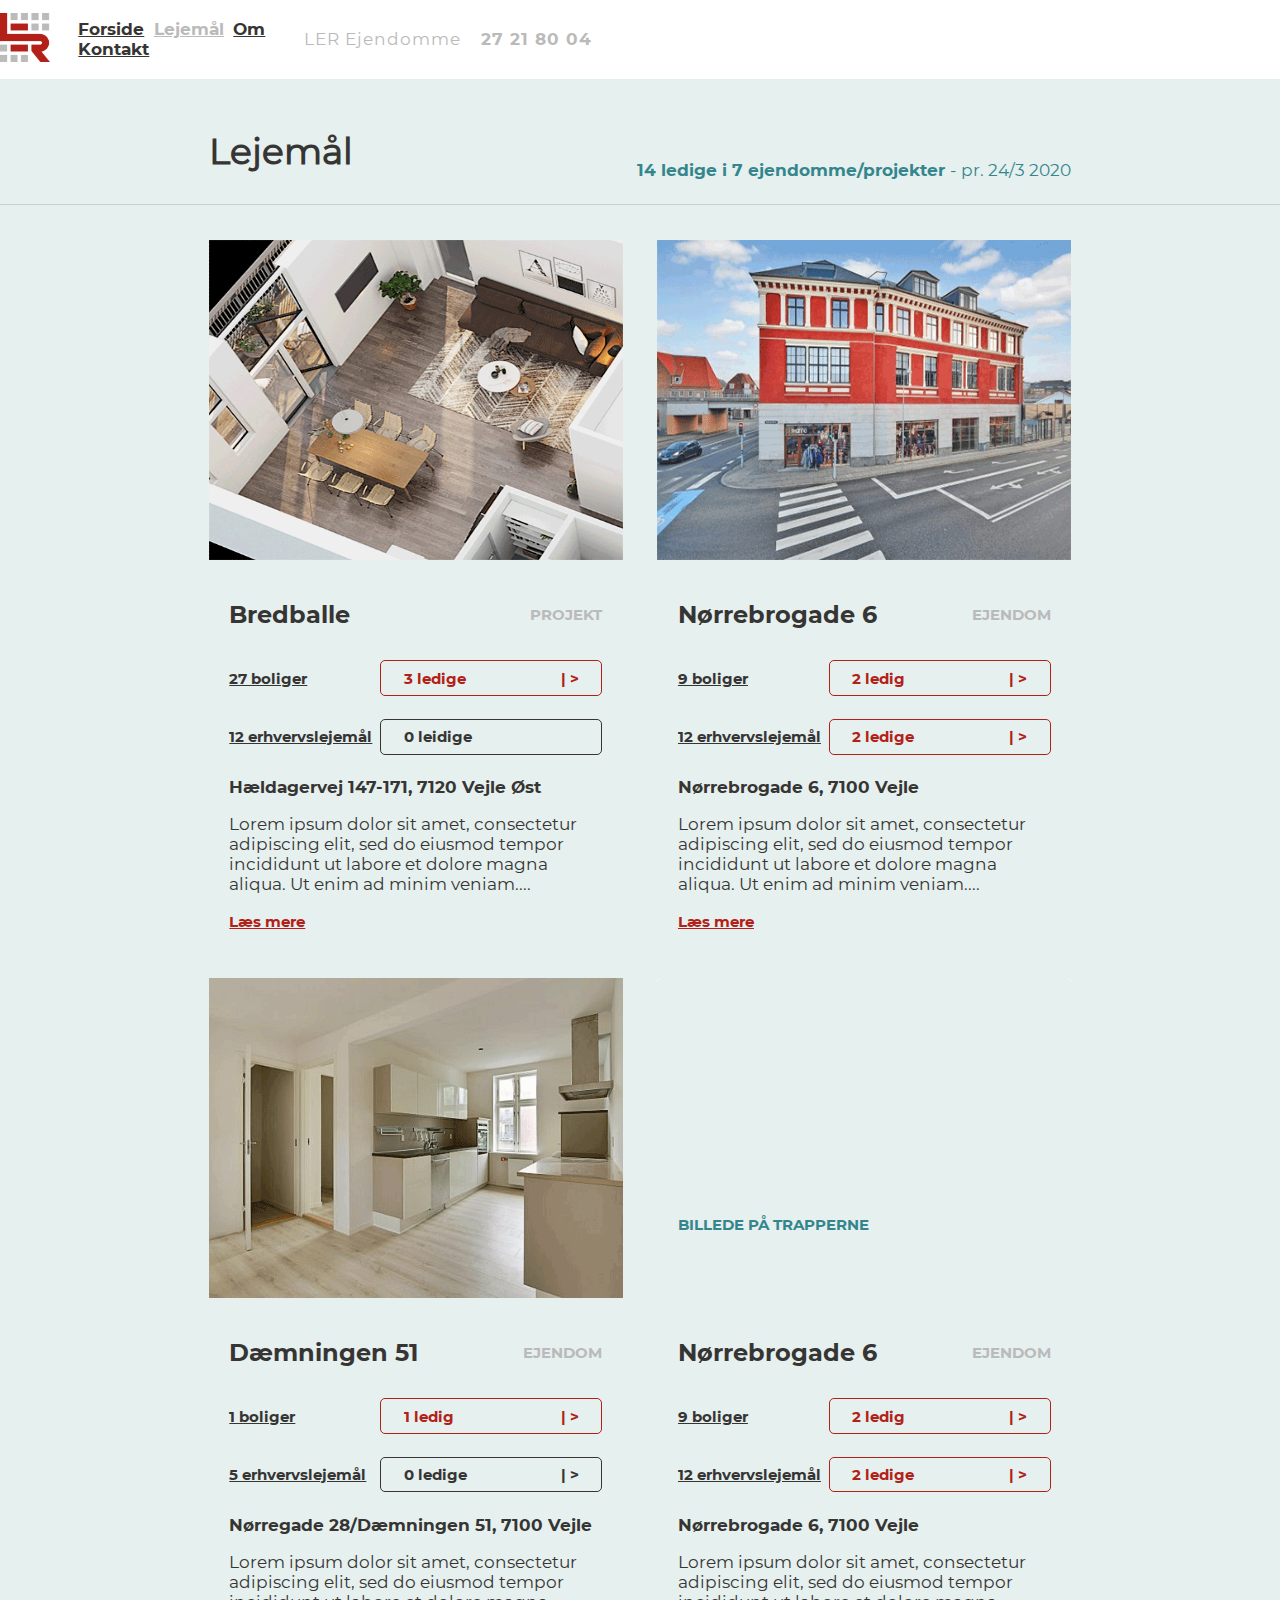
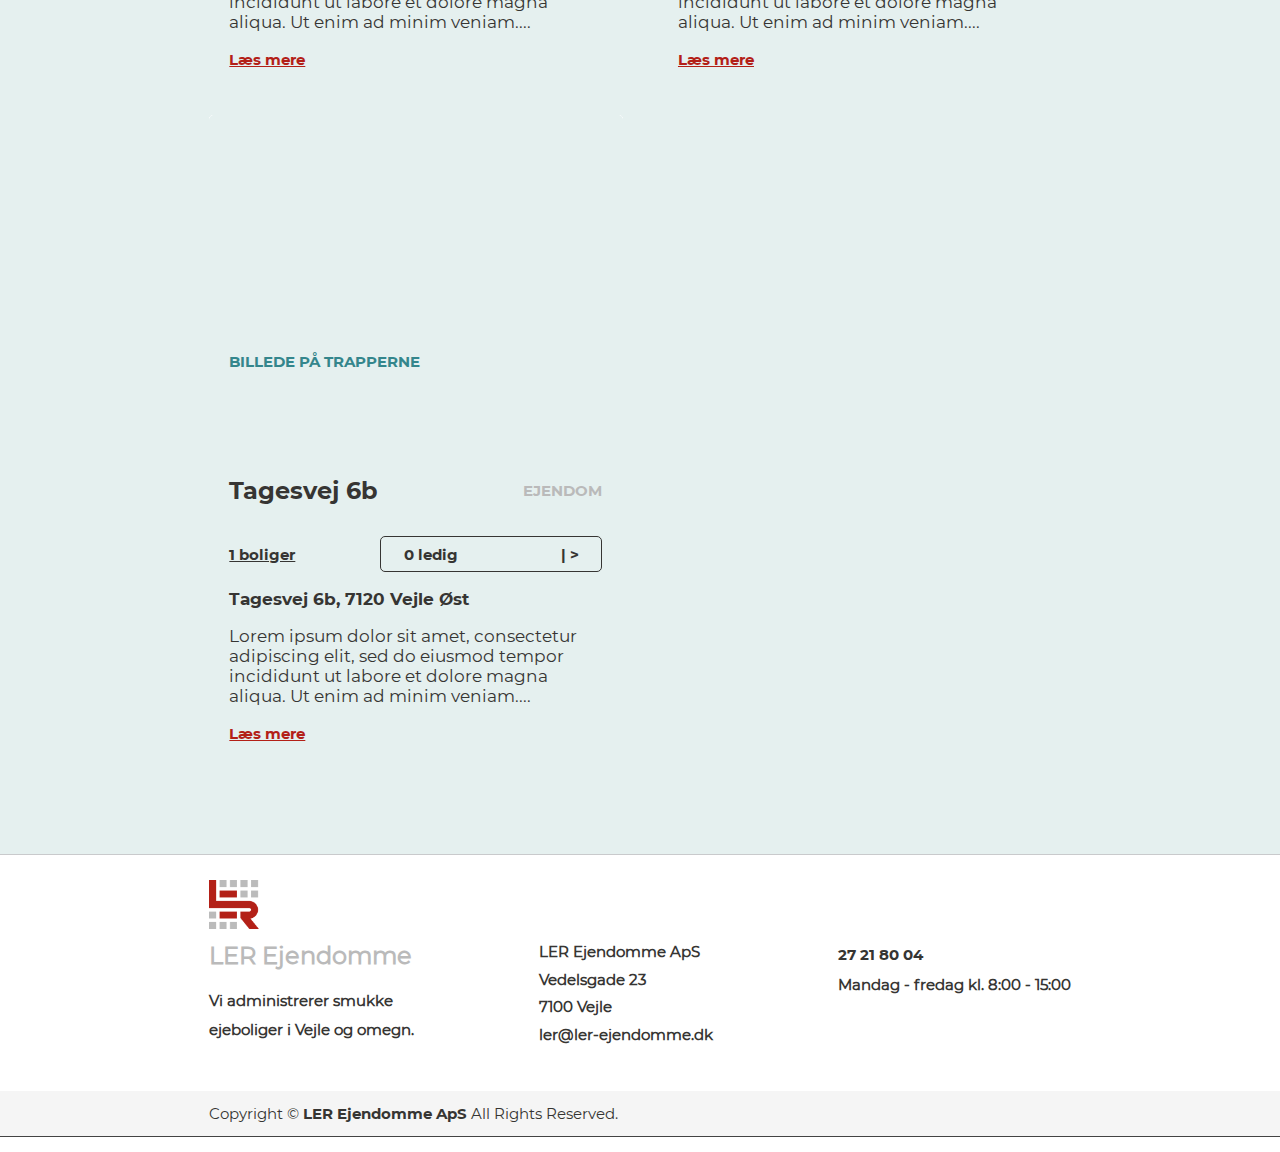
<file: lejemal.html>
<!DOCTYPE html>
<html lang="en">
    <head>
        <meta charset="UTF-8" />
        <meta name="viewport" content="width=device-width, initial-scale=1.0" />
        <title>LEJEMAL</title>
        <!--   all css general -->
        <link rel="SHORTCUT ICON" href="assets/images/ler_ejendomme_logo.png" />
        <link rel="stylesheet" href="assets/css/styles.css" />
        <link rel="stylesheet" href="https://cdnjs.cloudflare.com/ajax/libs/font-awesome/5.1.0/css/all.css" />
        <link rel="stylesheet" href="https://cdnjs.cloudflare.com/ajax/libs/animate.css/4.1.1/animate.min.css" />
        <link rel="stylesheet" href="https://cdn.jsdelivr.net/npm/bootstrap@4.6.0/dist/css/bootstrap.min.css" integrity="sha384-B0vP5xmATw1+K9KRQjQERJvTumQW0nPEzvF6L/Z6nronJ3oUOFUFpCjEUQouq2+l" crossorigin="anonymous" />
        <!-- end css general -->
    </head>
    <body>
        <div id="header">
           <div class="container">
                <div id="logo">
                    <a href="index.html"><img src="assets/images/ler_ejendomme_logo.png"alt="" /></a>
                </div>                
                <div id="menu">
                    <nav class="nav">
                        <a class="nav-link" href="index.html">Forside</a>
                        <a class="nav-link active" href="lejemal.html">Lejemål</a>
                        <a class="nav-link" href="om.html">Om</a>
                        <a class="nav-link" href="kontakt.html">Kontakt</a>
                    </nav>
                </div>

                <div id="header-right">
                    <span>LER Ejendomme</span>
                    <span>27 21 80 04</span>
                </div>
           </div>
            <div id="menu-reponsive">
                <i class="fas fa-bars"></i>
            </div>

        </div>
        <!-- end header -->
        <div id="lejemal-main-content" class="repon-padding">
            <div class="title-page">
                <div class="content-title">
                    <h1>Lejemål</h1>
                    <p>14 ledige i 7 ejendomme/projekter <span>- pr. 24/3 2020</span></p>
                </div>
            </div>
            <div id="card-page">
                <div class="content-card-page">
                    <div class="card card1">
                        <div class="card-img">
                            <img src="assets/images/img1-we1-lejemal.png" class="card-img-top" alt="..." />
                        </div>
                        <div class="card-body">
                            <div class="card-title">
                                <h2>Bredballe</h2>
                                <span>Projekt</span>
                            </div>
                            <div class="card-link">
                                <a href="#">27 boliger</a>
                                <a class="status" href="#"><i>3 ledige</i><i>| ></i></a>
                            </div>
                            <div class="card-link">
                                <a href="#">12 erhvervslejemål</a>
                                <a class="status none" href="#">0 leidige</a>
                            </div>
                            <div class="card-text">
                                <h3>Hældagervej 147-171, 7120 Vejle Øst</h3>
                                <p>Lorem ipsum dolor sit amet, consectetur adipiscing elit, sed do eiusmod tempor incididunt ut labore et dolore magna aliqua. Ut enim ad minim veniam....</p>
                                <a href="#">Læs mere</a>
                            </div>
                        </div>
                    </div>
                    <div class="card card2">
                        <div class="card-img">
                            <img src="assets/images/img2-web1-lejemal.png" class="card-img-top" alt="..." />
                        </div>
                        <div class="card-body">
                            <div class="card-title">
                                <h2>Nørrebrogade 6</h2>
                                <span>ejendom</span>
                            </div>
                            <div class="card-link">
                                <a href="#">9 boliger</a>
                                <a class="status" href="#"><i>2 ledig</i><i>| ></i></a>
                            </div>
                            <div class="card-link">
                                <a href="#">12 erhvervslejemål</a>
                                <a class="status" href="#"><i>2 ledige</i><i>| ></i></a>
                            </div>
                            <div class="card-text">
                                <h3>Nørrebrogade 6, 7100 Vejle</h3>
                                <p>Lorem ipsum dolor sit amet, consectetur adipiscing elit, sed do eiusmod tempor incididunt ut labore et dolore magna aliqua. Ut enim ad minim veniam....</p>
                                <a href="#">Læs mere</a>
                            </div>
                        </div>
                    </div>
                    <div class="card card3">
                        <div class="card-img">
                            <img src="assets/images/img3-web1-lejemal.png" class="card-img-top" alt="..." />
                        </div>
                        <div class="card-body">
                            <div class="card-title">
                                <h2>Dæmningen 51</h2>
                                <span>ejendom</span>
                            </div>
                            <div class="card-link">
                                <a href="#">1 boliger</a>
                                <a class="status" href="#"><i>1 ledig</i><i>| ></i></a>
                            </div>
                            <div class="card-link">
                                <a href="#">5 erhvervslejemål</a>
                                <a class="status none" href="#"><i>0 ledige</i><i>| ></i></a>
                            </div>
                            <div class="card-text">
                                <h3>Nørregade 28/Dæmningen 51, 7100 Vejle</h3>
                                <p>Lorem ipsum dolor sit amet, consectetur adipiscing elit, sed do eiusmod tempor incididunt ut labore et dolore magna aliqua. Ut enim ad minim veniam....</p>
                                <a href="#">Læs mere</a>
                            </div>
                        </div>
                    </div>
                    <div class="card card4">
                        <div class="card-img">
                            <img src="assets/images/no-img.png" class="card-img-top" alt="..." />
                            <span>Billede på trapperne </span>
                        </div>
                        <div class="card-body">
                            <div class="card-title">
                                <h2>Nørrebrogade 6</h2>
                                <span>ejendom</span>
                            </div>
                            <div class="card-link">
                                <a href="#">9 boliger</a>
                                <a class="status" href="#"><i>2 ledig</i><i>| ></i></a>
                            </div>
                            <div class="card-link">
                                <a href="#">12 erhvervslejemål</a>
                                <a class="status" href="#"><i>2 ledige</i><i>| ></i></a>
                            </div>
                            <div class="card-text">
                                <h3>Nørrebrogade 6, 7100 Vejle</h3>
                                <p>Lorem ipsum dolor sit amet, consectetur adipiscing elit, sed do eiusmod tempor incididunt ut labore et dolore magna aliqua. Ut enim ad minim veniam....</p>
                                <a href="#">Læs mere</a>
                            </div>
                        </div>
                    </div>
                    <div class="card card5">
                        <div class="card-img">
                            <img src="assets/images/no-img.png" class="card-img-top" alt="..." />
                            <span>Billede på trapperne </span>
                        </div>
                        <div class="card-body">
                            <div class="card-title">
                                <h2>Tagesvej 6b</h2>
                                <span>ejendom</span>
                            </div>
                            <div class="card-link">
                                <a href="#">1 boliger</a>
                                <a class="status none" href="#"><i>0 ledig</i><i>| ></i></a>
                            </div>
                            <div class="card-text">
                                <h3>Tagesvej 6b, 7120 Vejle Øst</h3>
                                <p>Lorem ipsum dolor sit amet, consectetur adipiscing elit, sed do eiusmod tempor incididunt ut labore et dolore magna aliqua. Ut enim ad minim veniam....</p>
                                <a href="#">Læs mere</a>
                            </div>
                        </div>
                    </div>
                </div>
            </div>
        </div>
        <!-- footer -->
        <div id="footer">
            <div class="content-footer">
                <img src="assets/images/ler_ejendomme_logo.png" alt="" />
                <div class="text-footer">
                    <div class="box">
                        <h2>LER Ejendomme</h2>
                        <h6>Vi administrerer smukke</h6>
                        <h6>ejeboliger i Vejle og omegn.</h6>
                    </div>
                    <div class="box">
                        <h6>LER Ejendomme ApS</h6>
                        <h6>Vedelsgade 23</h6>
                        <h6>7100 Vejle</h6>
                        <h6>ler@ler-ejendomme.dk</h6>
                    </div>
                    <div class="box">
                        <h6>27 21 80 04</h6>
                        <h6>Mandag - fredag kl. 8:00 - 15:00</h6>
                    </div>
                </div>
            </div>
            <p>Copyright © <span>LER Ejendomme ApS </span>All Rights Reserved.</p>
        </div>
        <!-- end footer -->
        <!-- js -->

        <script src="https://code.jquery.com/jquery-1.12.4.js" integrity="sha256-Qw82+bXyGq6MydymqBxNPYTaUXXq7c8v3CwiYwLLNXU=" crossorigin="anonymous"></script>
        <script src="https://cdn.jsdelivr.net/npm/popper.js@1.16.1/dist/umd/popper.min.js" integrity="sha384-9/reFTGAW83EW2RDu2S0VKaIzap3H66lZH81PoYlFhbGU+6BZp6G7niu735Sk7lN" crossorigin="anonymous"></script>
        <script src="https://cdn.jsdelivr.net/npm/bootstrap@4.6.0/dist/js/bootstrap.min.js" integrity="sha384-+YQ4JLhjyBLPDQt//I+STsc9iw4uQqACwlvpslubQzn4u2UU2UFM80nGisd026JF" crossorigin="anonymous"></script>
        <script src="assets/js/main.js"></script>
        <!-- end js -->
    </body>
</html>
</file>
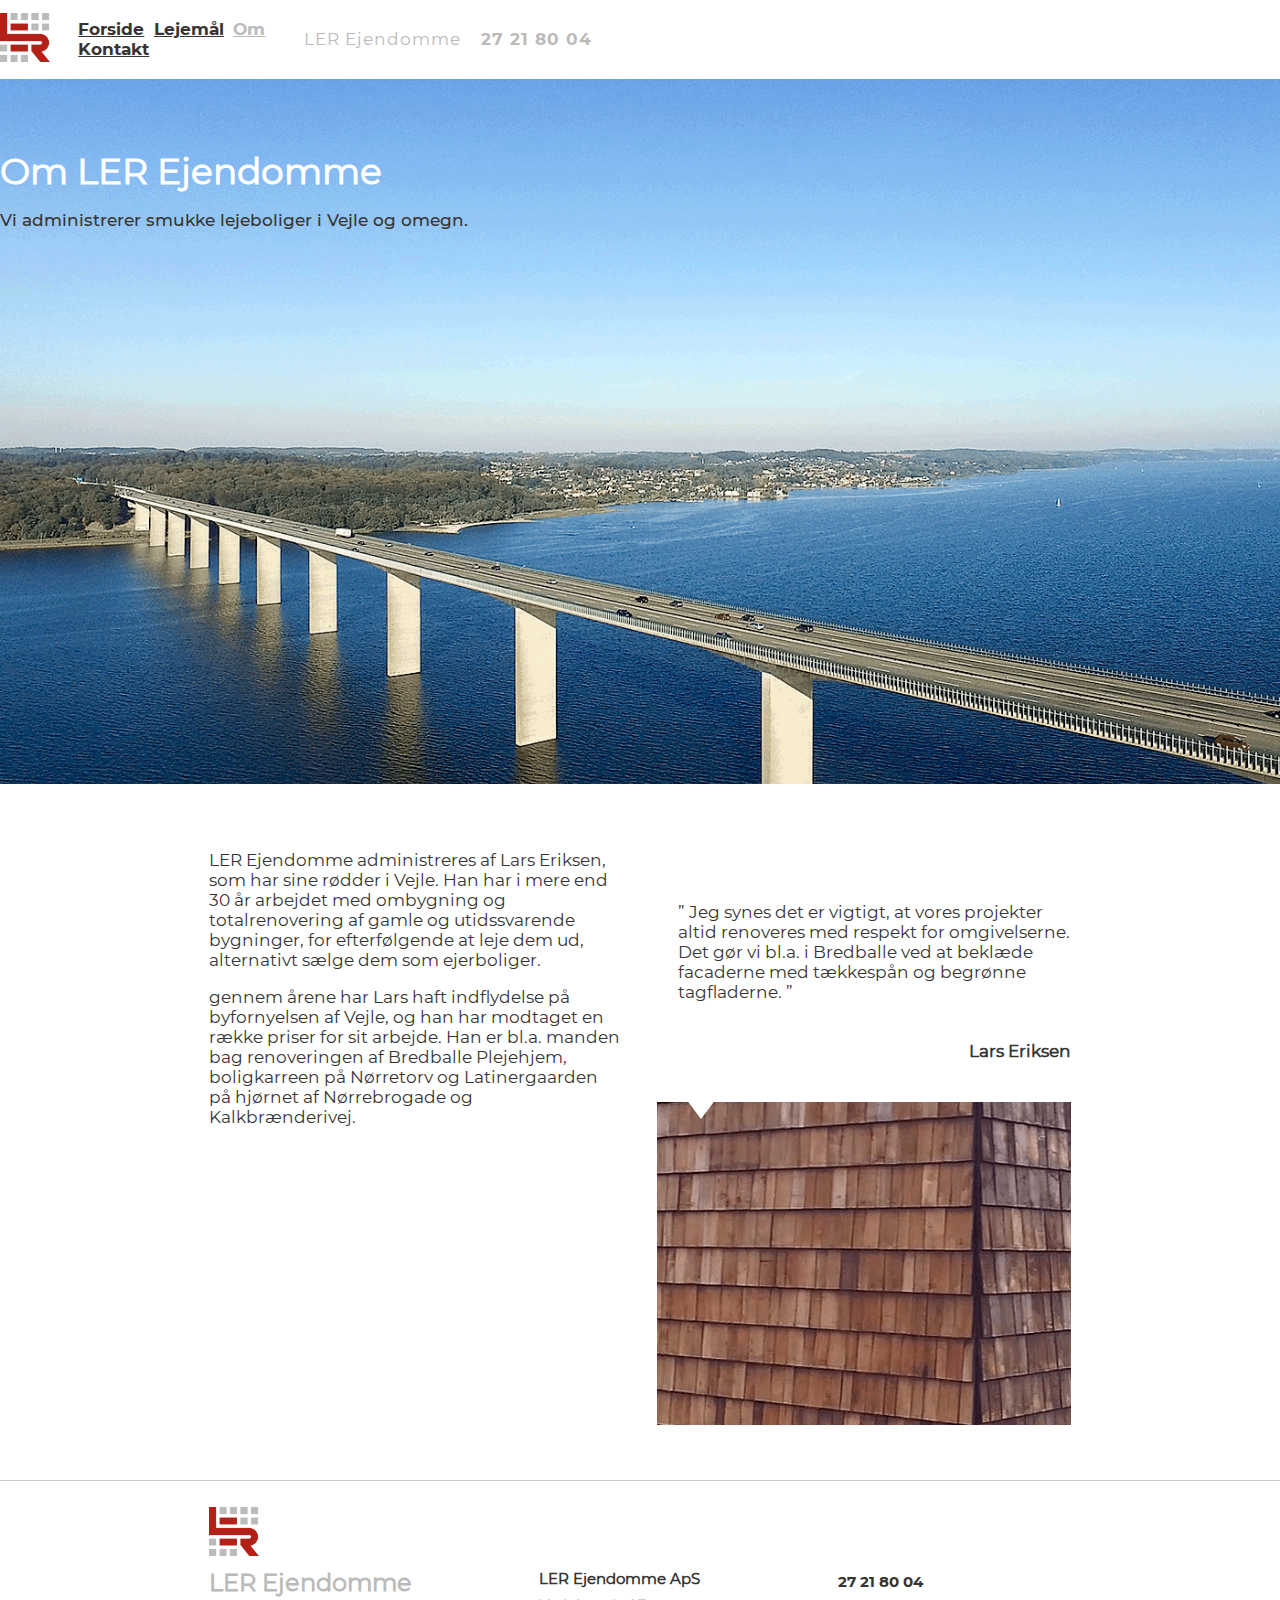
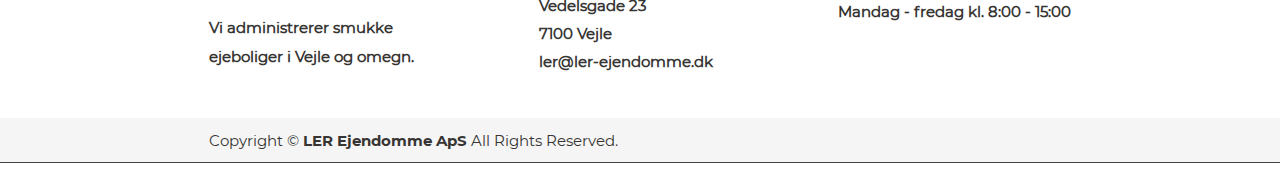
<file: om.html>
<!DOCTYPE html>
<html lang="en">
    <head>
        <meta charset="UTF-8" />
        <meta name="viewport" content="width=device-width, initial-scale=1.0" />
        <title>ler_web2-PROJECT DETAIL accordion</title>
        <!--   all css general -->
        <link rel="SHORTCUT ICON" href="assets/images/ler_ejendomme_logo.png" />
        <link rel="stylesheet" href="assets/css/styles.css" />
        <link rel="stylesheet" href="https://cdn.jsdelivr.net/npm/bootstrap@4.6.0/dist/css/bootstrap.min.css" integrity="sha384-B0vP5xmATw1+K9KRQjQERJvTumQW0nPEzvF6L/Z6nronJ3oUOFUFpCjEUQouq2+l" crossorigin="anonymous" />
        <!-- end css general -->
    </head>
    <body>
        <!-- header -->
        <div id="header">
           <div class="container">
                <div id="logo">
                    <a href="index.html"><img src="assets/images/ler_ejendomme_logo.png"alt="" /></a>
                </div>                
                <div id="menu">
                    <nav class="nav">
                        <a class="nav-link" href="index.html">Forside</a>
                        <a class="nav-link" href="lejemal.html">Lejemål</a>
                        <a class="nav-link active" href="om.html">Om</a>
                        <a class="nav-link" href="kontakt.html">Kontakt</a>
                    </nav>
                </div>

                <div id="header-right">
                    <span>LER Ejendomme</span>
                    <span>27 21 80 04</span>
                </div>
           </div>
            <div id="menu-reponsive">
                    <i class="fas fa-bars"></i>
            </div>
        </div>
        <!-- end header -->
        <!-- om-section1 -->
        <div id="om-section1">
            <img src="assets/images/Untitled-333.png" alt="" />
            <div class="text-image">
                <h1>Om LER Ejendomme</h1>
                <p>Vi administrerer smukke lejeboliger i Vejle og omegn.</p>
            </div>
        </div>
        <!-- end om-section1/ -->
        <!-- om-section2 -->
        <div id="om-section2">
            <div class="content-section2 repon-padding">
                <div class="left-text">
                    <p>
                        LER Ejendomme administreres af Lars Eriksen, som har sine rødder i Vejle. Han har i mere end 30 år arbejdet med ombygning og totalrenovering af gamle og utidssvarende bygninger, for efterfølgende at leje dem ud,
                        alternativt sælge dem som ejerboliger.
                    </p>
                    <p>
                        gennem årene har Lars haft indflydelse på byfornyelsen af Vejle, og han har modtaget en række priser for sit arbejde. Han er bl.a. manden bag renoveringen af Bredballe Plejehjem, boligkarreen på Nørretorv og
                        Latinergaarden på hjørnet af Nørrebrogade og Kalkbrænderivej.
                    </p>
                </div>
                <div class="right-text">
                    <p>
                        ” Jeg synes det er vigtigt, at vores projekter altid renoveres med respekt for omgivelserne. Det gør vi bl.a. i Bredballe ved at beklæde facaderne med tækkespån og begrønne tagfladerne. ”<br />
                        <span style="font-weight: 900; text-align: end; display: block; margin-top: 10%;"> Lars Eriksen</span>
                    </p>
                    <div class="image-text">
                        <img src="assets/images/gggggg.png" alt="" />
                    </div>
                </div>
            </div>
        </div>
        <!-- end om-section2 -->
        <!-- footer -->
        <div id="footer">
            <div class="content-footer">
                <img src="assets/images/ler_ejendomme_logo.png" alt="" />
                <div class="text-footer">
                    <div class="box">
                        <h2>LER Ejendomme</h2>
                        <h6>Vi administrerer smukke</h6>
                        <h6>ejeboliger i Vejle og omegn.</h6>
                    </div>
                    <div class="box">
                        <h6>LER Ejendomme ApS</h6>
                        <h6>Vedelsgade 23</h6>
                        <h6>7100 Vejle</h6>
                        <h6>ler@ler-ejendomme.dk</h6>
                    </div>
                    <div class="box">
                        <h6>27 21 80 04</h6>
                        <h6>Mandag - fredag kl. 8:00 - 15:00</h6>
                    </div>
                </div>
            </div>
            <p>Copyright © <span>LER Ejendomme ApS </span>All Rights Reserved.</p>
        </div>
        <!-- end footer -->
        <!-- js -->
        <script src="https://code.jquery.com/jquery-3.5.1.slim.min.js" integrity="sha384-DfXdz2htPH0lsSSs5nCTpuj/zy4C+OGpamoFVy38MVBnE+IbbVYUew+OrCXaRkfj" crossorigin="anonymous"></script>
        <script src="https://code.jquery.com/jquery-1.12.4.js" integrity="sha256-Qw82+bXyGq6MydymqBxNPYTaUXXq7c8v3CwiYwLLNXU=" crossorigin="anonymous"></script>
        <script src="https://cdn.jsdelivr.net/npm/bootstrap@4.6.0/dist/js/bootstrap.min.js" integrity="sha384-+YQ4JLhjyBLPDQt//I+STsc9iw4uQqACwlvpslubQzn4u2UU2UFM80nGisd026JF" crossorigin="anonymous"></script>
        <script src="assets/js/main.js"></script>
        <!-- end js -->
    </body>
</html>
</file>
<file: assets/css/styles.css>
#header {
  margin: 0 auto;
  font-family: "Montserrat Bold";
  display: flex;
  justify-content: space-between;
  padding: 1% 0;
  position: relative; }
  #header .container {
    display: flex; }
  #header #logo {
    cursor: pointer; }
    #header #logo img {
      max-width: 5rem; }
  #header #menu {
    flex: 1;
    align-self: center;
    margin-left: 4.4%; }
    #header #menu a {
      color: #363533;
      margin: 0 1%; }
      #header #menu a.active {
        color: #bababa !important; }
  #header #header-right {
    align-self: center; }
    #header #header-right span {
      color: #bababa;
      letter-spacing: 1px; }
    #header #header-right span:nth-child(1) {
      font-family: "Montserrat Regular"; }
    #header #header-right span:nth-child(2) {
      margin-left: 1.5rem; }
  #header #menu-reponsive {
    display: none; }

@media screen and (max-width: 760px) {
  #header {
    flex-direction: column;
    padding: 1% 0;
    align-items: center; }
    #header #menu {
      margin-left: 0; }
      #header #menu nav {
        flex-direction: column;
        text-align: center;
        width: 100%;
        height: 100vh;
        background: blue !important;
        left: -120%;
        top: 100%;
        position: absolute;
        transition: 0.5s;
        z-index: 2222222;
        justify-content: flex-start;
        padding-top: 10%; }
        #header #menu nav a {
          margin: 3% 20% !important;
          border: solid #ffffff 2px; }
    #header #menu-reponsive {
      display: block;
      font-size: 30px;
      align-self: flex-end;
      z-index: 99999999999999999999; } }
@media screen and (max-width: 874px) {
  #header {
    flex-direction: column;
    align-items: center; }
    #header #menu {
      width: 100%; }
    #header nav {
      width: 100%;
      justify-content: center; } }
.animate-menu {
  left: 0 !important;
  transition: 0.5s; }

html {
  font-size: 62.5%; }

body {
  font-size: 1.7rem !important; }

html,
body {
  margin: 0 auto !important;
  color: #363533 !important;
  font-family: "Montserrat Regular" !important; }
  html svg,
  body svg {
    width: 7rem; }
  html h1,
  body h1 {
    font-size: 3.6rem; }
  html h2,
  body h2 {
    font-size: 2.4rem; }
  html h3,
  html h4,
  html h5,
  body h3,
  body h4,
  body h5 {
    font-size: 1.7rem; }

.container {
  max-width: 1400px; }

.text-image {
  position: absolute;
  top: 10%;
  z-index: 222; }
  .text-image h1 {
    color: #ffffff;
    margin: 0;
    white-space: nowrap; }
  .text-image p {
    font-family: "Montserrat Medium";
    white-space: nowrap; }

@media screen and (max-width: 874px) {
  .text-image h1 {
    font-size: 2rem !important;
    text-align: center; }

  .text-image {
    left: 50% !important;
    transform: translate(-50%, -100%) !important;
    top: 50% !important;
    text-align: center;
    padding-left: 0 !important; } }
.list {
  position: relative;
  padding-left: 3rem;
  font-family: "Montserrat Regular"; }
  .list:before {
    position: absolute;
    content: "";
    width: 1rem;
    height: 2rem;
    background: #727170;
    top: 20%;
    left: 0; }
  .list:after {
    position: absolute;
    content: "";
    width: 0;
    height: 0;
    border-top: 1rem solid transparent;
    border-left: 1.5rem solid #727170;
    border-bottom: 1rem solid transparent;
    left: 1rem;
    top: 20%; }

.see-more {
  border: solid #b32017 1px;
  border-radius: 5px;
  display: flex;
  justify-content: space-between;
  padding: 4%;
  text-decoration: none;
  font-size: 1.5rem;
  font-family: "Montserrat Bold";
  color: #b32017; }
  .see-more i {
    color: #b32017;
    white-space: pre;
    font-style: normal; }
  .see-more:hover {
    text-decoration: none !important; }

.cardvisit {
  font-size: 1.7rem !important;
  font-family: "Montserrat Bold";
  align-self: flex-start;
  position: relative;
  z-index: 2;
  overflow: hidden;
  padding: 3rem 2rem;
  max-width: 30rem;
  min-width: 20rem;
  background: #ffffff;
  margin: 0 auto; }
  .cardvisit img {
    width: 7rem; }
  .cardvisit .text-cardvisit p {
    font-family: "Montserrat Medium"; }
  .cardvisit .top-cardvisit {
    position: absolute;
    top: 0;
    width: 7rem;
    z-index: -1; }
    .cardvisit .top-cardvisit:before {
      content: "";
      position: absolute;
      width: 500px;
      height: 1px;
      top: 0;
      background: #363533;
      left: 100%; }
    .cardvisit .top-cardvisit:after {
      content: "";
      position: absolute;
      width: 500px;
      height: 1px;
      top: 0;
      background: #363533;
      right: 100%; }
  .cardvisit .bot-cardvisit {
    position: absolute;
    bottom: 0;
    width: 7rem;
    transform: rotateZ(180deg);
    z-index: -1; }
    .cardvisit .bot-cardvisit:before {
      content: "";
      position: absolute;
      width: 500px;
      height: 1px;
      top: 0;
      background: #e5f0ef;
      right: 100%; }
    .cardvisit .bot-cardvisit:after {
      content: "";
      position: absolute;
      width: 500px;
      height: 1px;
      top: 0;
      background: #e5f0ef;
      left: 100%; }
  .cardvisit a {
    color: #b32017;
    text-decoration: none !important;
    text-transform: none; }

.link-web {
  color: #b32017;
  font-family: "Montserrat Bold";
  color: #b32017; }
  .link-web:hover {
    text-decoration: none;
    color: #b32017; }

.carousel .carousel-control-prev-icon,
.carousel .carousel-control-next-icon {
  visibility: hidden; }
.carousel .img-caption {
  font-family: "Montserrat Medium";
  width: 60%;
  display: flex;
  margin-top: 2%;
  margin-left: 3%;
  color: #bababa; }
  .carousel .img-caption span:nth-child(1) {
    width: 20%; }
  .carousel .img-caption span:nth-child(2) {
    width: 80%; }
.carousel .button-fancybox {
  background: #ffffff;
  z-index: 5;
  z-index: 222;
  display: flex;
  align-items: center;
  justify-content: flex-end;
  width: 215px;
  position: absolute;
  justify-content: space-between;
  bottom: 0;
  right: 0;
  cursor: pointer; }
  @media screen and (max-width: 1000px) {
    .carousel .button-fancybox {
      width: 10rem !important; } }
  .carousel .button-fancybox img.button-crs {
    width: 4rem; }
    @media screen and (max-width: 1000px) {
      .carousel .button-fancybox img.button-crs {
        width: 2rem !important; } }
  .carousel .button-fancybox img:nth-child(1) {
    transform: rotate(180deg); }
  .carousel .button-fancybox .ruler {
    width: 15px;
    height: 2px;
    background: #b32017;
    margin: 0 5%; }
  .carousel .button-fancybox img:nth-child(4) {
    margin-left: 15%; }

.repon-padding {
  padding: 0 16.3%; }

@media screen and (max-width: 1023px) {
  .repon-padding,
  .content-footer {
    padding-left: 5% !important;
    padding-right: 5% !important; } }
@media screen and (max-width: 1000px) {
  h1 {
    font-size: 3rem !important; }

  h2 {
    font-size: 1.9rem !important; }

  a,
  h3,
  p,
  span,
  h4,
  h5,
  body {
    font-size: 1.2rem !important; }

  svg {
    width: 4rem !important; } }
@font-face {
  font-family: "Montserrat Medium";
  src: url("../fonts/Montserrat-Medium.woff2") format("woff2"), url("../fonts/Montserrat-Medium.woff") format("woff");
  font-weight: 500;
  font-style: normal;
  font-display: swap; }
@font-face {
  font-family: "Montserrat Italic";
  src: url("../fonts/Montserrat-Italic.woff2") format("woff2"), url("../fonts/Montserrat-Italic.woff") format("woff");
  font-weight: normal;
  font-style: italic;
  font-display: swap; }
@font-face {
  font-family: "Montserrat Bold";
  src: url("../fonts/Montserrat-Bold.woff2") format("woff2"), url("../fonts/Montserrat-Bold.woff") format("woff");
  font-weight: bold;
  font-style: normal;
  font-display: swap; }
@font-face {
  font-family: "Montserrat Alternates Regular";
  src: url("../fonts/MontserratAlternates-Regular.woff2") format("woff2"), url("../fonts/MontserratAlternates-Regular.woff") format("woff");
  font-weight: normal;
  font-style: normal;
  font-display: swap; }
@font-face {
  font-family: "Montserrat Regular";
  src: url("../fonts/Montserrat-Regular.woff2") format("woff2"), url("../fonts/Montserrat-Regular.woff") format("woff");
  font-weight: normal;
  font-style: normal;
  font-display: swap; }
@font-face {
  font-family: "Montserrat Alternates Bold";
  src: url("../fonts/MontserratAlternates-Bold.woff2") format("woff2"), url("../fonts/MontserratAlternates-Bold.woff") format("woff");
  font-weight: bold;
  font-style: normal;
  font-display: swap; }
#footer {
  font-family: "Montserrat Regular";
  padding-top: 2%;
  border-top: solid #c9cacc 1px; }
  #footer .content-footer {
    padding: 0 16.3%; }
    #footer .content-footer img {
      width: 5rem; }
    #footer .content-footer svg {
      width: 5rem; }
    #footer .content-footer .text-footer {
      display: flex;
      justify-content: space-between; }
      #footer .content-footer .text-footer h6 {
        font-size: 1.5rem; }
      #footer .content-footer .text-footer h2 {
        color: #bababa; }
      #footer .content-footer .text-footer .box:nth-child(3) h6:nth-child(1) {
        font-family: "Montserrat Bold"; }
      #footer .content-footer .text-footer h2 {
        margin: 4% 0 10% 0; }
      #footer .content-footer .text-footer h6 {
        margin: 5% 0; }
  #footer p {
    font-size: 1.5rem;
    background: #f5f5f5;
    padding: 0 16.3%;
    margin-top: 3%;
    padding-top: 1%;
    padding-bottom: 1%;
    border-bottom: solid #434343 1px; }
    #footer p span {
      font-family: "Montserrat Bold"; }
  @media screen and (max-width: 1130px) and (min-width: 766px) {
    #footer h6,
    #footer p {
      font-size: 1rem !important; }
    #footer h2 {
      font-size: 2rem !important; } }
  @media screen and (max-width: 766px) {
    #footer .content-footer {
      text-align: center; }
    #footer .text-footer {
      flex-direction: column; }
    #footer p {
      padding: 0;
      text-align: center; }
    #footer h2, #footer h6 {
      margin: 3% 0 !important; } }
  @media screen and (max-width: 415px) {
    #footer h6,
    #footer p {
      font-size: 1rem !important; }
    #footer h2 {
      font-size: 2rem !important; } }

#home-section1 .carousel .carousel-inner {
  max-height: 710px; }
#home-section1 .carousel .button-section1 {
  z-index: 2222;
  position: absolute;
  display: block;
  position: absolute;
  bottom: 9%;
  transform: translateX(-50%);
  left: 50%; }
  #home-section1 .carousel .button-section1 :hover .cls-1,
  #home-section1 .carousel .button-section1 :hover .cls-2 {
    fill: red !important; }
  #home-section1 .carousel .button-section1 svg {
    transform: rotateZ(90deg); }
    #home-section1 .carousel .button-section1 svg .cls-1,
    #home-section1 .carousel .button-section1 svg .cls-2 {
      fill: #ffffff !important; }

#home-section2 {
  font-family: "Montserrat Bold";
  display: flex;
  background: #e5f0ef;
  width: 100%;
  justify-content: space-between;
  padding: 2% 0 0 0; }
  #home-section2 h6,
  #home-section2 a {
    font-size: 1.5rem; }
  #home-section2 h6 {
    color: #bababa; }
  #home-section2 a {
    color: #b32017; }
  #home-section2 .text-section2 {
    width: 25%;
    display: flex;
    flex-direction: column;
    overflow: hidden;
    margin-right: 2%;
    margin-top: 2%;
    align-self: baseline; }
    #home-section2 .text-section2 h6 {
      color: #34868c; }
    #home-section2 .text-section2 p {
      margin: 4% 0; }
    #home-section2 .text-section2 .play-vd {
      width: 7rem;
      align-self: flex-end;
      position: relative;
      display: block; }
      #home-section2 .text-section2 .play-vd:before {
        position: absolute;
        content: "";
        width: 620px;
        height: 1px;
        background: #34868c;
        top: 50%;
        right: 70%; }
      #home-section2 .text-section2 .play-vd svg #Layer_1-2 > rect {
        display: none; }
      #home-section2 .text-section2 .play-vd svg .cls-1,
      #home-section2 .text-section2 .play-vd svg .cls-2 {
        fill: #34868c !important; }
    #home-section2 .text-section2 h1 {
      font-size: 2.4rem; }
    #home-section2 .text-section2 p {
      font-family: "Montserrat Regular"; }
    #home-section2 .text-section2 h6:nth-child(4) {
      font-family: "Montserrat Medium"; }
  #home-section2 .slick-prev {
    z-index: 222;
    left: 0; }
    #home-section2 .slick-prev:before {
      content: "\f0a8" !important; }
  #home-section2 .slick-next {
    z-index: 222;
    right: 0; }
    #home-section2 .slick-next:before {
      content: "\f0a9" !important; }
  #home-section2 .slick-list {
    padding: 0 !important; }
  #home-section2 .slick-next:before,
  #home-section2 .slick-prev:before {
    font-family: "Font Awesome 5 Free" !important;
    font-weight: 900 !important;
    color: #b32017;
    font-size: 20px; }
  #home-section2 .card {
    margin: 0 1rem;
    border-radius: 10px !important; }
    #home-section2 .card .card-body {
      padding: 4% 9%;
      position: relative;
      overflow: hidden; }
      #home-section2 .card .card-body:before {
        position: absolute;
        content: "";
        width: 2px;
        height: 33%;
        left: 50%;
        transform: translateX(-50%);
        background: #b32017;
        bottom: 0; }
      #home-section2 .card .card-body .card-link {
        margin-top: 10%;
        display: flex;
        justify-content: space-between; }
    #home-section2 .card h6,
    #home-section2 .card a {
      text-transform: uppercase; }
    #home-section2 .card img {
      width: 32rem;
      height: 160px; }
  @media screen and (max-width: 1000px) {
    #home-section2 h6,
    #home-section2 a {
      font-size: 1rem !important; } }
  @media screen and (max-width: 767px) {
    #home-section2 {
      flex-direction: column;
      align-items: center; }
      #home-section2 .text-section2 {
        max-width: 32rem;
        width: 100% !important; }
      #home-section2 .variable-width {
        width: 100% !important; } }
  @media screen and (max-width: 522px) {
    #home-section2 .card img {
      width: 100% !important; } }

#home-section3 {
  font-family: "Montserrat Bold";
  padding-left: 16.3%;
  display: flex;
  position: relative;
  justify-content: space-between; }
  @media screen and (min-width: 1280px) {
    #home-section3 {
      margin-bottom: -4%; } }
  #home-section3 .sidebar1 {
    display: flex;
    flex-direction: column;
    align-self: center; }
    @media screen and (min-width: 1280px) {
      #home-section3 .sidebar1 {
        margin-top: -11%; } }
    #home-section3 .sidebar1 h1 {
      color: #bababa; }
    #home-section3 .sidebar1 h2 {
      white-space: nowrap; }
    #home-section3 .sidebar1 a,
    #home-section3 .sidebar1 span {
      font-size: 1.5rem; }
    #home-section3 .sidebar1 span {
      color: #34868c;
      background: #e5f0ef;
      padding: 3%;
      margin-top: 15%; }
    #home-section3 .sidebar1 h1,
    #home-section3 .sidebar1 h2,
    #home-section3 .sidebar1 a:nth-child(3),
    #home-section3 .sidebar1 a:nth-child(4) {
      margin: 6% 0; }
  #home-section3 .sidebar2 {
    width: 68%;
    position: relative;
    z-index: -1; }
    #home-section3 .sidebar2 img {
      width: 100%;
      float: right;
      position: relative;
      top: -14%; }
    #home-section3 .sidebar2 p {
      position: absolute;
      left: 36%;
      top: 52%;
      font-size: 1.5rem;
      color: #ffffff;
      background: #363533;
      width: 35%;
      padding: 4%;
      /* transform: translateX(-50%); */
      border-radius: 5px; }
  @media screen and (max-width: 1298px) {
    #home-section3 img {
      width: 90% !important; } }
  @media screen and (max-width: 1000px) {
    #home-section3 a,
    #home-section3 p {
      font-size: 1rem !important; } }
  @media screen and (max-width: 767px) {
    #home-section3 {
      flex-direction: column;
      padding-left: 0;
      align-items: center; }
      #home-section3 .sidebar1 {
        max-width: 32rem; }
      #home-section3 .sidebar1,
      #home-section3 .sidebar2 {
        width: 100%;
        text-align: center; } }

#home-section4 {
  position: relative;
  overflow: hidden;
  max-height: 709px; }
  #home-section4 img {
    width: 100%; }
  #home-section4 .text-image {
    position: absolute;
    top: 10%; }
    #home-section4 .text-image p {
      white-space: nowrap;
      font-family: "Montserrat Medium";
      margin: 7% 0; }
    #home-section4 .text-image h2 {
      color: #ffffff;
      white-space: pre;
      font-family: "Montserrat Bold"; }
  @media screen and (max-width: 766px) {
    #home-section4 a {
      font-size: 1rem !important; }
    #home-section4 .text-section4 {
      transform: translateX(-50%) !important;
      left: 50% !important;
      text-align: center; } }
  @media screen and (max-width: 374px) {
    #home-section4 .text-section4 {
      top: 0 !important;
      left: 40% !important; } }

#bredballe-section1 {
  background: #e5f0ef;
  padding: 1% 16.3% 2.5% 16.3%;
  overflow: hidden; }
  @media screen and (max-width: 767px) {
    #bredballe-section1 {
      padding: 0 5%; } }
  #bredballe-section1 .content-section1 .title {
    font-family: "Montserrat Regular"; }
    #bredballe-section1 .content-section1 .title .content-title {
      display: flex;
      padding: 2% 0; }
      #bredballe-section1 .content-section1 .title .content-title h1,
      #bredballe-section1 .content-section1 .title .content-title p {
        margin: 0;
        align-self: flex-end; }
      #bredballe-section1 .content-section1 .title .content-title p {
        font-size: 1.7rem;
        align-self: center;
        margin-left: 1%; }
  #bredballe-section1 .content-section1 .infor-section1 {
    display: flex;
    justify-content: space-between;
    position: relative; }
    #bredballe-section1 .content-section1 .infor-section1 img {
      background: #e5f0ef; }
    #bredballe-section1 .content-section1 .infor-section1:before {
      position: absolute;
      top: 0;
      width: 1000000000000px;
      height: 1px;
      content: "";
      left: 50%;
      transform: translateX(-50%);
      background: #c9cacc; }
    #bredballe-section1 .content-section1 .infor-section1 .box1 {
      padding: 4% 0 1% 0;
      width: 31%; }
      #bredballe-section1 .content-section1 .infor-section1 .box1 a {
        margin-top: 10%; }
      #bredballe-section1 .content-section1 .infor-section1 .box1 h2 {
        font-family: "Montserrat Bold"; }
      @media screen and (max-width: 1200px) and (min-width: 768px) {
        #bredballe-section1 .content-section1 .infor-section1 .box1 h2 {
          white-space: nowrap; } }
    #bredballe-section1 .content-section1 .infor-section1 .cardvisit {
      margin-right: 0;
      width: 48%; }
  @media screen and (max-width: 767px) {
    #bredballe-section1 .content-title {
      justify-content: center; }
    #bredballe-section1 .infor-section1 {
      flex-direction: column;
      align-items: center; }
      #bredballe-section1 .infor-section1 .cardvisit,
      #bredballe-section1 .infor-section1 .box1 {
        align-self: center !important;
        width: 100% !important;
        max-width: 32rem;
        margin: 2% 0; } }

#bredballe-section2 {
  display: flex;
  justify-content: space-between;
  padding-left: 16.3%;
  padding-bottom: 2%; }
  #bredballe-section2 h3 {
    font-family: "Montserrat Bold" !important; }
  @media screen and (max-width: 767px) {
    #bredballe-section2 {
      padding: 0 5%; } }
  #bredballe-section2 .content-section2 {
    width: 38%;
    margin: 3% 0 0 0; }
    #bredballe-section2 .content-section2 h3,
    #bredballe-section2 .content-section2 p {
      margin: 3.5% 0;
      position: relative; }
    #bredballe-section2 .content-section2 p {
      display: flex;
      align-items: baseline; }
  #bredballe-section2 .images-section2 {
    width: 58%;
    position: relative;
    z-index: -1; }
    #bredballe-section2 .images-section2 img {
      width: 100%;
      position: relative;
      top: -21%;
      z-index: -1; }
    #bredballe-section2 .images-section2 p {
      position: absolute;
      bottom: 5%;
      border-top: solid #c9cacc 1px;
      width: 100%;
      padding-top: 2%;
      font-family: "Montserrat Medium" !important; }
  @media screen and (max-width: 1020px) {
    #bredballe-section2 {
      flex-direction: column;
      align-items: flex-start; }
      #bredballe-section2 .content-section2,
      #bredballe-section2 .images-section2 {
        width: 100%; }
      #bredballe-section2 .images-section2 p {
        position: relative; } }

#bredballe-section3 {
  padding: 0 16.3%;
  border-top: solid rgba(0, 0, 0, 0.125) 1px; }
  #bredballe-section3 h3 {
    font-family: "Montserrat Bold"; }
  @media screen and (max-width: 767px) {
    #bredballe-section3 {
      padding: 0 5%; } }
  #bredballe-section3 .content-section3 {
    display: flex;
    justify-content: space-between;
    border-bottom: solid #c9cacc 1px; }
    #bredballe-section3 .content-section3 .text-section3 {
      width: 47%;
      margin-top: 3%; }
    #bredballe-section3 .content-section3 .map {
      width: 48%; }
      #bredballe-section3 .content-section3 .map iframe {
        width: 100%;
        max-height: 390px; }
    @media screen and (max-width: 767px) {
      #bredballe-section3 .content-section3 {
        flex-direction: column;
        align-items: center; }
        #bredballe-section3 .content-section3 .map,
        #bredballe-section3 .content-section3 .text-section3 {
          width: 100% !important; } }
  #bredballe-section3 .video-section3 {
    display: flex;
    align-items: center;
    margin: 3% 0; }
    #bredballe-section3 .video-section3 a {
      text-decoration: none;
      color: #b32017;
      font-family: "Montserrat Bold";
      font-size: 1.7rem;
      padding-right: 2%; }
    #bredballe-section3 .video-section3 svg .cls-2 {
      fill: #b32017 !important;
      opacity: 1 !important; }

#bredballe-section4 {
  padding: 0 16.3%; }
  #bredballe-section4 .carousel {
    font-family: "Montserrat Medium"; }
    #bredballe-section4 .carousel .carousel-inner img {
      max-height: 536px; }

#bredballe-section5 {
  display: flex;
  justify-content: space-between;
  padding: 4% 16.3%; }
  #bredballe-section5 h2 {
    font-family: "Montserrat Bold"; }
  #bredballe-section5 .left-section5 {
    width: 40%; }
  #bredballe-section5 .cardvisit {
    align-self: flex-end;
    margin-bottom: 15%;
    width: 48%;
    margin-right: 0;
    max-width: 46rem; }
  @media screen and (max-width: 767px) {
    #bredballe-section5 {
      flex-direction: column;
      align-items: center; }
      #bredballe-section5 .left-section5,
      #bredballe-section5 .cardvisit {
        width: 100%; }
      #bredballe-section5 .cardvisit {
        max-width: 32rem;
        align-self: center; } }

#lejemal-main-content {
  background: #e5f0ef;
  padding-bottom: 5%;
  overflow: hidden; }
  #lejemal-main-content .title-page .content-title {
    padding: 3% 0 1% 0;
    display: flex;
    justify-content: space-between;
    align-items: flex-end;
    position: relative; }
    #lejemal-main-content .title-page .content-title:before {
      position: absolute;
      content: "";
      width: 1000%;
      height: 1px;
      background: rgba(0, 0, 0, 0.125);
      bottom: 0;
      left: 50%;
      transform: translateX(-50%); }
    #lejemal-main-content .title-page .content-title p {
      color: #34868c;
      font-family: "Montserrat Bold"; }
      #lejemal-main-content .title-page .content-title p span {
        font-family: "Montserrat Regular"; }
  #lejemal-main-content #card-page .content-card-page {
    display: flex;
    justify-content: space-between;
    flex-wrap: wrap;
    padding-top: 4%; }
    #lejemal-main-content #card-page .content-card-page .card {
      font-family: "Montserrat Bold";
      width: 48%;
      margin-bottom: 3%; }
      #lejemal-main-content #card-page .content-card-page .card .card-img {
        height: 320px;
        max-height: 320px;
        position: relative; }
        #lejemal-main-content #card-page .content-card-page .card .card-img img {
          width: 100%;
          height: 100%; }
        #lejemal-main-content #card-page .content-card-page .card .card-img span {
          position: absolute;
          color: #34868c;
          bottom: 20%;
          left: 5%; }
      #lejemal-main-content #card-page .content-card-page .card span {
        font-size: 1.5rem;
        color: #bababa;
        text-transform: uppercase; }
      #lejemal-main-content #card-page .content-card-page .card a {
        color: #363533; }
      #lejemal-main-content #card-page .content-card-page .card a,
      #lejemal-main-content #card-page .content-card-page .card span {
        font-size: 1.5rem; }
      #lejemal-main-content #card-page .content-card-page .card p {
        font-family: "Montserrat Regular"; }
      #lejemal-main-content #card-page .content-card-page .card .card-body {
        padding: 5%; }
      #lejemal-main-content #card-page .content-card-page .card .card-title {
        margin-bottom: 3%; }
      #lejemal-main-content #card-page .content-card-page .card .card-title,
      #lejemal-main-content #card-page .content-card-page .card .card-link {
        display: flex;
        justify-content: space-between;
        margin-left: 0;
        align-items: center; }
      #lejemal-main-content #card-page .content-card-page .card .card-link:nth-child(3) {
        margin: 6% 0; }
      #lejemal-main-content #card-page .content-card-page .card a.status {
        color: #b32017;
        border: solid #b32017 1px;
        width: 47%;
        padding: 2% 6%;
        display: flex;
        justify-content: space-between;
        border-radius: 5px;
        text-decoration: none; }
        #lejemal-main-content #card-page .content-card-page .card a.status.none {
          border: solid #363533 1px;
          color: #363533; }
      #lejemal-main-content #card-page .content-card-page .card .card-link a i {
        white-space: pre;
        font-style: normal; }
      #lejemal-main-content #card-page .content-card-page .card .card-text a {
        color: #b32017; }
  @media screen and (max-width: 1000px) {
    #lejemal-main-content a,
    #lejemal-main-content span {
      font-size: 1rem !important; } }
  @media screen and (max-width: 767px) {
    #lejemal-main-content .content-title {
      flex-direction: column;
      align-items: center !important; }
    #lejemal-main-content .content-card-page {
      flex-direction: column;
      align-items: center !important; }
      #lejemal-main-content .content-card-page .card {
        width: 100% !important; } }

#om-section1 {
  position: relative;
  max-height: 703px; }
  #om-section1 img {
    width: 100%;
    object-fit: cover;
    max-height: 705px; }

#om-section2 .content-section2 {
  padding: 4% 16.3%;
  display: flex;
  justify-content: space-between; }
  #om-section2 .content-section2 .left-text,
  #om-section2 .content-section2 .right-text {
    width: 48%; }
  #om-section2 .content-section2 .right-text {
    padding-top: 6%; }
    #om-section2 .content-section2 .right-text p {
      margin-bottom: 10%;
      padding-left: 5%; }
    #om-section2 .content-section2 .right-text .image-text {
      position: relative; }
      #om-section2 .content-section2 .right-text .image-text img {
        width: 100%; }
      #om-section2 .content-section2 .right-text .image-text:before {
        position: absolute;
        content: "";
        top: -1%;
        left: 7%;
        width: 0;
        height: 0;
        border-left: 15px solid transparent;
        border-right: 15px solid transparent;
        border-top: 20px solid white; }
  @media screen and (max-width: 767px) {
    #om-section2 .content-section2 {
      flex-direction: column;
      align-items: center; }
      #om-section2 .content-section2 .right-text,
      #om-section2 .content-section2 .left-text {
        width: 100%; } }

#kontakt-section1 {
  padding: 5.3% 16.3% 2% 16.3%;
  display: flex;
  justify-content: space-between;
  border-top: solid gray 1px;
  flex-wrap: wrap; }
  #kontakt-section1 h1 {
    width: 100%;
    margin-bottom: 3.7%; }
  #kontakt-section1 .left-content {
    width: 48%; }
    #kontakt-section1 .left-content img {
      width: 100%; }
  #kontakt-section1 .right-content {
    width: 48%; }
    #kontakt-section1 .right-content h3 {
      font-family: "Montserrat Bold"; }
    #kontakt-section1 .right-content a {
      color: #b32017;
      text-decoration: none;
      font-size: 1.7rem;
      font-family: "Montserrat Bold" !important; }
    #kontakt-section1 .right-content .cardvisit h2 {
      margin-bottom: 4%; }
    #kontakt-section1 .right-content .cardvisit {
      width: 100%;
      max-width: 45rem !important; }
    #kontakt-section1 .right-content .cardvisit p {
      margin-bottom: 0; }
    #kontakt-section1 .right-content .more-infor {
      margin-top: 16%;
      padding-left: 6%; }
      #kontakt-section1 .right-content .more-infor p {
        margin: 0; }
      #kontakt-section1 .right-content .more-infor div {
        margin: 6% 0; }
  @media screen and (max-width: 767px) {
    #kontakt-section1 {
      flex-direction: column;
      align-items: center; }
      #kontakt-section1 .left-content,
      #kontakt-section1 .right-content {
        width: 100%;
        margin: 4% !important; }
      #kontakt-section1 .cardvisit {
        margin: 0 auto !important; }
      #kontakt-section1 .more-infor {
        max-width: 32rem;
        padding: 0 !important;
        margin: 0 auto; } }

#detail-section1 {
  background: #e5f0ef;
  overflow: hidden;
  padding-bottom: 3.5%; }
  #detail-section1 h1 {
    margin: 3.3% 0 1.8% 0;
    font-family: "Montserrat Alternates Regular"; }
  #detail-section1 .content-section1 {
    display: flex;
    justify-content: space-between;
    position: relative; }
    #detail-section1 .content-section1:before {
      position: absolute;
      top: 0;
      width: 1000000000000px;
      height: 1px;
      content: "";
      left: 50%;
      transform: translateX(-50%);
      background: #2125292e; }
    #detail-section1 .content-section1 .left-content {
      width: 65%; }
      #detail-section1 .content-section1 .left-content .head-left .status {
        display: flex;
        font-size: 1.5rem;
        font-family: "Montserrat Bold"; }
        #detail-section1 .content-section1 .left-content .head-left .status span {
          padding: 1% 3%;
          width: 19%;
          display: flex;
          align-items: center;
          justify-content: center; }
        #detail-section1 .content-section1 .left-content .head-left .status span.bol {
          background: #e5f0ef;
          border-bottom-left-radius: 10px;
          border-top: solid #363533 1px;
          border-bottom: solid #363533 1px;
          border-left: solid #363533 1px;
          z-index: 222; }
        #detail-section1 .content-section1 .left-content .head-left .status span.erh {
          color: #b32017;
          border: solid #b32017 1px;
          background: #e5f0ef;
          border-bottom-right-radius: 10px;
          z-index: 222; }
        #detail-section1 .content-section1 .left-content .head-left .status .check {
          display: flex;
          align-items: center;
          margin-left: 15%; }
          #detail-section1 .content-section1 .left-content .head-left .status .check input {
            width: 4rem;
            height: 4rem;
            margin-right: 1rem; }
          #detail-section1 .content-section1 .left-content .head-left .status .check input[type="checkbox"] {
            height: 43px;
            width: 40px;
            appearance: none;
            background: white;
            border: solid black 1px;
            -webkit-appearance: none;
            display: flex;
            align-items: center;
            justify-content: center;
            border-bottom-right-radius: 5px;
            border-bottom-left-radius: 5px; }
            #detail-section1 .content-section1 .left-content .head-left .status .check input[type="checkbox"]:after {
              content: "\f00c";
              font-family: "Font Awesome 5 Free";
              font-weight: 900;
              color: black;
              display: none;
              font-size: 20px; }
          #detail-section1 .content-section1 .left-content .head-left .status .check input[type="checkbox"]:checked:after {
            display: block; }
          #detail-section1 .content-section1 .left-content .head-left .status .check label {
            font-family: "Montserrat Alternates Bold";
            margin: 0; }
      #detail-section1 .content-section1 .left-content .main-left {
        margin-top: 2%; }
        #detail-section1 .content-section1 .left-content .main-left .head {
          width: 100%;
          border-bottom: solid rgba(0, 0, 0, 0.125) 1px; }
        #detail-section1 .content-section1 .left-content .main-left table {
          width: 56%; }
          #detail-section1 .content-section1 .left-content .main-left table th,
          #detail-section1 .content-section1 .left-content .main-left table td {
            width: 25%;
            font-size: 1.5rem;
            padding: 3.5% 0;
            font-family: "Montserrat Medium"; }
          #detail-section1 .content-section1 .left-content .main-left table td.color-bg {
            background: #8abf75;
            text-align: center;
            color: #ffffff; }
          #detail-section1 .content-section1 .left-content .main-left table td.color-bg.dont-free {
            background: #b32017 !important; }
        #detail-section1 .content-section1 .left-content .main-left table thead th {
          color: #727170; }
        #detail-section1 .content-section1 .left-content .main-left .accordion-container .ac {
          position: relative;
          margin: 0 !important;
          border: none !important;
          background: transparent;
          z-index: 2222; }
          #detail-section1 .content-section1 .left-content .main-left .accordion-container .ac.none {
            display: none; }
          #detail-section1 .content-section1 .left-content .main-left .accordion-container .ac:before {
            content: "";
            width: 114%;
            height: 100%;
            background: #ffffff;
            position: absolute;
            top: 0;
            display: none;
            left: 50%;
            transform: translateX(-50%);
            z-index: -1;
            border-bottom: solid #bababa 4px !important; }
          #detail-section1 .content-section1 .left-content .main-left .accordion-container .ac.show:before {
            display: block; }
          #detail-section1 .content-section1 .left-content .main-left .accordion-container .ac .ac-header {
            position: relative; }
            #detail-section1 .content-section1 .left-content .main-left .accordion-container .ac .ac-header table {
              z-index: -2; }
            #detail-section1 .content-section1 .left-content .main-left .accordion-container .ac .ac-header:before {
              position: absolute;
              content: "";
              width: 114%;
              height: calc(100% + 6px);
              background: #ffffff;
              border-bottom: solid black 4px;
              top: -3px;
              left: 50%;
              transform: translateX(-50%);
              display: none; }
            #detail-section1 .content-section1 .left-content .main-left .accordion-container .ac .ac-header.bottom:before {
              display: block; }
          #detail-section1 .content-section1 .left-content .main-left .accordion-container .ac .row-tab {
            display: flex;
            border-bottom: solid #b32017 3px;
            font-size: 1.5rem; }
            #detail-section1 .content-section1 .left-content .main-left .accordion-container .ac .row-tab a.ac-trigger {
              position: relative;
              font-size: 1.5rem;
              text-decoration: none;
              display: flex;
              align-items: center;
              justify-content: flex-end;
              width: 40%;
              font-family: "Montserrat Bold";
              color: #b32017;
              padding: 0 !important; }
              #detail-section1 .content-section1 .left-content .main-left .accordion-container .ac .row-tab a.ac-trigger:after {
                display: none !important; }
              #detail-section1 .content-section1 .left-content .main-left .accordion-container .ac .row-tab a.ac-trigger span {
                display: block; }
                #detail-section1 .content-section1 .left-content .main-left .accordion-container .ac .row-tab a.ac-trigger span:before {
                  content: "";
                  position: absolute;
                  top: 0;
                  left: 0;
                  right: 0;
                  bottom: 0; }
              #detail-section1 .content-section1 .left-content .main-left .accordion-container .ac .row-tab a.ac-trigger span:nth-child(2) {
                transform: rotate(90deg);
                font-size: 2rem; }
                #detail-section1 .content-section1 .left-content .main-left .accordion-container .ac .row-tab a.ac-trigger span:nth-child(2).rotate {
                  transform: rotate(270deg); }
          #detail-section1 .content-section1 .left-content .main-left .accordion-container .ac .ac-panel .component1 {
            padding-top: 4%;
            display: flex;
            justify-content: space-between;
            flex-wrap: wrap; }
            #detail-section1 .content-section1 .left-content .main-left .accordion-container .ac .ac-panel .component1 h2 {
              width: 100%;
              font-family: "Montserrat Alternates Bold"; }
            #detail-section1 .content-section1 .left-content .main-left .accordion-container .ac .ac-panel .component1 .component-right {
              width: 45%; }
              #detail-section1 .content-section1 .left-content .main-left .accordion-container .ac .ac-panel .component1 .component-right h3 {
                padding: 5% 4%;
                margin-bottom: 9%;
                background: #8abf75;
                width: 34%; }
              #detail-section1 .content-section1 .left-content .main-left .accordion-container .ac .ac-panel .component1 .component-right p {
                display: flex;
                justify-content: space-between;
                margin: 0; }
                #detail-section1 .content-section1 .left-content .main-left .accordion-container .ac .ac-panel .component1 .component-right p span:nth-child(2) {
                  font-weight: bold; }
                #detail-section1 .content-section1 .left-content .main-left .accordion-container .ac .ac-panel .component1 .component-right p i {
                  color: #8abf75;
                  margin-right: 20px; }
              #detail-section1 .content-section1 .left-content .main-left .accordion-container .ac .ac-panel .component1 .component-right p:nth-child(8),
              #detail-section1 .content-section1 .left-content .main-left .accordion-container .ac .ac-panel .component1 .component-right p:nth-child(6),
              #detail-section1 .content-section1 .left-content .main-left .accordion-container .ac .ac-panel .component1 .component-right p:nth-child(7) {
                border-bottom: solid black 1px; }
            #detail-section1 .content-section1 .left-content .main-left .accordion-container .ac .ac-panel .component1 .component-left {
              width: 50%;
              padding: 2% 0 0 4%; }
          #detail-section1 .content-section1 .left-content .main-left .accordion-container .ac .ac-panel .component2 {
            padding-top: 8%;
            padding-bottom: 6%; }
    #detail-section1 .content-section1 .right-content {
      width: 30%; }
      #detail-section1 .content-section1 .right-content .cardvisit img {
        width: 7rem;
        background: #e5f0ef; }
  @media screen and (max-width: 1000px) {
    #detail-section1 span,
    #detail-section1 label,
    #detail-section1 th,
    #detail-section1 td {
      font-size: 1rem !important; } }
  @media screen and (max-width: 767px) {
    #detail-section1 .content-section1 {
      flex-direction: column;
      align-items: center; }
      #detail-section1 .content-section1 .left-content,
      #detail-section1 .content-section1 .right-content {
        width: 100%;
        margin-bottom: 3%; } }
  @media screen and (max-width: 500px) {
    #detail-section1 .check input {
      width: 2.5rem !important;
      height: 2.5rem !important; }
    #detail-section1 .row-tab {
      justify-content: space-between; }
    #detail-section1 table {
      width: 70% !important; }
    #detail-section1 .row-tab a {
      width: 20% !important; } }

#detail-section2 {
  padding-top: 4.5%; }
  #detail-section2 .content-section2 {
    border-bottom: solid rgba(0, 0, 0, 0.125) 1px;
    display: flex;
    padding-bottom: 3%;
    justify-content: space-between; }
    #detail-section2 .content-section2 .left-section2 {
      width: 48%; }
      #detail-section2 .content-section2 .left-section2 p.list {
        position: relative;
        padding-left: 3rem; }
    #detail-section2 .content-section2 .right-section2 {
      width: 48%; }
      #detail-section2 .content-section2 .right-section2 p {
        padding-top: 4%;
        color: #727170; }
      #detail-section2 .content-section2 .right-section2 img {
        object-fit: cover;
        width: 100%; }
  #detail-section2 .map {
    display: flex;
    justify-content: space-between; }
    #detail-section2 .map .content-map {
      padding-top: 5%;
      width: 48%; }
      #detail-section2 .map .content-map p {
        padding: 4% 0; }
    #detail-section2 .map .image-map {
      width: 48%; }
      #detail-section2 .map .image-map iframe {
        width: 100%;
        max-height: 400px; }
  @media screen and (max-width: 1000px) {
    #detail-section2 .infor-img {
      font-size: 0.9rem !important; } }
  @media screen and (max-width: 767px) {
    #detail-section2 .map,
    #detail-section2 .content-section2 {
      flex-direction: column;
      align-items: center; }
      #detail-section2 .map .content-map,
      #detail-section2 .map .image-map,
      #detail-section2 .map .left-section2,
      #detail-section2 .map .right-section2,
      #detail-section2 .content-section2 .content-map,
      #detail-section2 .content-section2 .image-map,
      #detail-section2 .content-section2 .left-section2,
      #detail-section2 .content-section2 .right-section2 {
        width: 100%; } }

#detail-section3 {
  padding-top: 3.5%;
  padding-bottom: 2.5%;
  border-bottom: solid rgba(0, 0, 0, 0.125) 0.5px; }
  #detail-section3 .top-content-section3 {
    width: 48%; }
    #detail-section3 .top-content-section3 h2 {
      white-space: nowrap; }
  #detail-section3 .bottom-content-section3 {
    width: 100%;
    margin-top: 3%;
    display: flex;
    justify-content: space-between; }
    #detail-section3 .bottom-content-section3 .box1 {
      width: 48%; }
      #detail-section3 .bottom-content-section3 .box1 p {
        margin: 4% 0; }
    #detail-section3 .bottom-content-section3 .cardvisit {
      max-width: 40rem !important; }
  @media screen and (max-width: 767px) {
    #detail-section3 .top-content-section3,
    #detail-section3 .box1,
    #detail-section3 .box2 {
      width: 100% !important;
      margin: 0 auto; }
    #detail-section3 .bottom-content-section3 {
      flex-direction: column;
      align-items: center; }
      #detail-section3 .bottom-content-section3 .box2 {
        width: 100% !important;
        align-self: center; } }
  @media screen and (max-width: 426px) {
    #detail-section3 .box2 {
      padding: 3.5% 1% !important; }
      #detail-section3 .box2 h2 {
        white-space: normal !important;
        font-size: 1.7rem !important; } }

/*# sourceMappingURL=styles.css.map */
</file>
